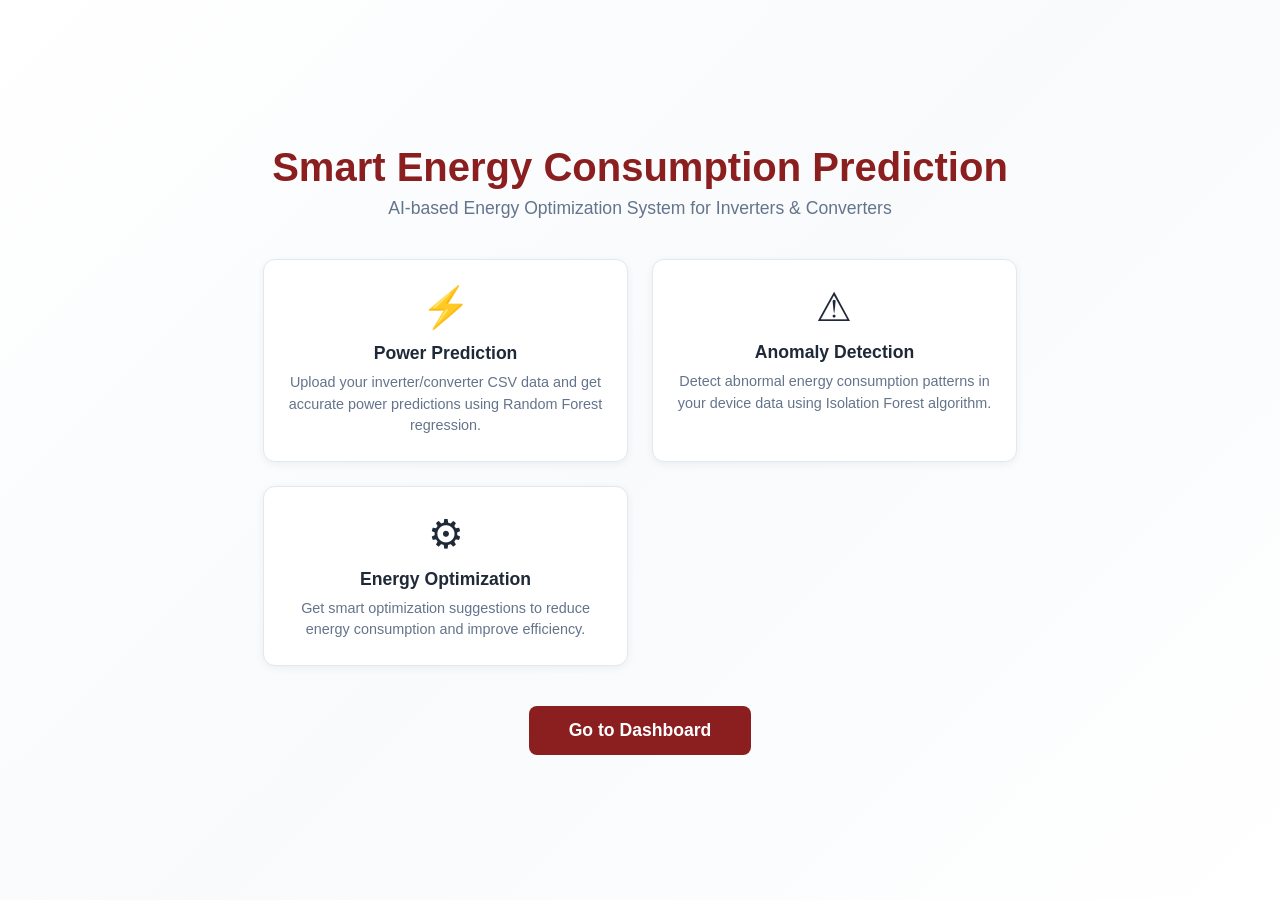
<file: index.html>
<!DOCTYPE html>
<html lang="en">
<head>
  <meta charset="UTF-8">
  <meta name="viewport" content="width=device-width, initial-scale=1.0">
  <title>Smart Energy System</title>
  <link rel="stylesheet" href="style.css">
</head>
<body>
  <div class="landing">
    <div class="landing-content">
      <h1>Smart Energy Consumption Prediction</h1>
      <p class="subtitle">AI-based Energy Optimization System for Inverters &amp; Converters</p>
      <div class="features-grid">
        <div class="feature-card">
          <div class="feature-icon">&#9889;</div>
          <h3>Power Prediction</h3>
          <p>Upload your inverter/converter CSV data and get accurate power predictions using Random Forest regression.</p>
        </div>
        <div class="feature-card">
          <div class="feature-icon">&#9888;</div>
          <h3>Anomaly Detection</h3>
          <p>Detect abnormal energy consumption patterns in your device data using Isolation Forest algorithm.</p>
        </div>
        <div class="feature-card">
          <div class="feature-icon">&#9881;</div>
          <h3>Energy Optimization</h3>
          <p>Get smart optimization suggestions to reduce energy consumption and improve efficiency.</p>
        </div>
      </div>
      <a href="dashboard.html" class="cta-button">Go to Dashboard</a>
    </div>
  </div>
</body>
</html>
</file>
<file: style.css>
/* ========== RESET & BASE ========== */
* {
  margin: 0;
  padding: 0;
  box-sizing: border-box;
}
/* ========== GRIET HEADER ========== */

.brand-section {
  display: flex;
  align-items: center;
  gap: 14px;
}

.griet-logo {
  width: 58px;
  height: 58px;
  object-fit: contain;
}

.institution-info {
  display: flex;
  flex-direction: column;
  justify-content: center;
}

.institution-name {
  font-size: 1rem;
  font-weight: 700;
  color: #7f1d1d;
  line-height: 1.3;
}

.department-name {
  font-size: 0.82rem;
  font-weight: 500;
  color: #475569;
  margin-top: 3px;
}
body {
  font-family: -apple-system, BlinkMacSystemFont, "Segoe UI", Roboto, Oxygen,
    Ubuntu, Cantarell, sans-serif;
  background: #ffffff;
  color: #1f2937;
  min-height: 100vh;
}

/* ========== LANDING PAGE ========== */
.landing {
  display: flex;
  align-items: center;
  justify-content: center;
  min-height: 100vh;
  padding: 2rem;
  background: linear-gradient(135deg, #ffffff 0%, #f8fafc 50%, #ffffff 100%);
}

.landing-content {
  text-align: center;
  max-width: 900px;
}

.landing-content h1 {
  font-size: 2.5rem;
  font-weight: 700;
  color: #8b1e1e;
  margin-bottom: 0.5rem;
}

.subtitle {
  color: #64748b;
  font-size: 1.1rem;
  margin-bottom: 2.5rem;
}

.features-grid {
  display: grid;
  grid-template-columns: repeat(auto-fit, minmax(240px, 1fr));
  gap: 1.5rem;
  margin-bottom: 2.5rem;
}

.feature-card {
  background: #ffffff;
  border: 1px solid #e2e8f0;
  border-radius: 12px;
  padding: 1.5rem;
  text-align: center;
  transition: transform 0.2s, border-color 0.2s, box-shadow 0.2s;
  box-shadow: 0 2px 8px rgba(15, 23, 42, 0.06);
}

.feature-card:hover {
  transform: translateY(-4px);
  border-color: #b91c1c;
  box-shadow: 0 8px 20px rgba(127, 29, 29, 0.10);
}

.feature-icon {
  font-size: 2.5rem;
  margin-bottom: 0.75rem;
}

.feature-card h3 {
  color: #1f2937;
  margin-bottom: 0.5rem;
  font-size: 1.1rem;
}

.feature-card p {
  color: #64748b;
  font-size: 0.9rem;
  line-height: 1.5;
}

.cta-button {
  display: inline-block;
  background: #8b1e1e;
  color: #fff;
  text-decoration: none;
  padding: 14px 40px;
  border-radius: 8px;
  font-size: 1.1rem;
  font-weight: 600;
  transition: background 0.2s, transform 0.2s;
}

.cta-button:hover {
  background: #6f1515;
  transform: translateY(-2px);
}

/* ========== NAVBAR ========== */
.navbar {
  display: flex;
  align-items: center;
  justify-content: space-between;
  padding: 1rem 2rem;
  background: #ffffff;
  border-bottom: 1px solid #e2e8f0;
  box-shadow: 0 2px 8px rgba(15, 23, 42, 0.05);
}

.nav-brand {
  color: #8b1e1e;
  text-decoration: none;
  font-size: 1.2rem;
  font-weight: 700;
}

.nav-links a {
  color: #64748b;
  text-decoration: none;
  margin-left: 1.5rem;
  font-size: 0.95rem;
  transition: color 0.2s;
}

.nav-links a:hover,
.nav-links a.active {
  color: #8b1e1e;
}

/* ========== DASHBOARD ========== */
.dashboard-container {
  max-width: 1100px;
  margin: 0 auto;
  padding: 2rem;
}

.dashboard-container h2 {
  text-align: center;
  font-size: 1.8rem;
  margin-bottom: 1.5rem;
  color: #1f2937;
}

/* ========== TABS ========== */
.tabs {
  display: flex;
  gap: 0.5rem;
  margin-bottom: 1.5rem;
  border-bottom: 2px solid #e2e8f0;
  padding-bottom: 0;
  flex-wrap: wrap;
}

.tab-btn {
  background: transparent;
  border: none;
  color: #64748b;
  padding: 0.75rem 1.25rem;
  font-size: 0.95rem;
  cursor: pointer;
  border-bottom: 3px solid transparent;
  transition: color 0.2s, border-color 0.2s;
  font-weight: 500;
}

.tab-btn:hover {
  color: #8b1e1e;
}

.tab-btn.active {
  color: #8b1e1e;
  border-bottom-color: #8b1e1e;
}

.tab-content {
  display: none;
}

.tab-content.active {
  display: block;
}

/* ========== UPLOAD SECTION ========== */
.upload-section {
  margin-bottom: 1.5rem;
}

.upload-section h3 {
  color: #1f2937;
  margin-bottom: 0.5rem;
  font-size: 1.2rem;
}

.upload-section > p {
  color: #64748b;
  margin-bottom: 1rem;
  font-size: 0.9rem;
  line-height: 1.5;
}

.upload-area {
  border: 2px dashed #cbd5e1;
  border-radius: 12px;
  padding: 2rem;
  text-align: center;
  transition: border-color 0.2s, background 0.2s;
  cursor: pointer;
  background: #ffffff;
}

.upload-area:hover,
.upload-area.drag-over {
  border-color: #8b1e1e;
  background: #fff7f7;
}

.upload-icon {
  font-size: 2.5rem;
  margin-bottom: 0.5rem;
}

.upload-area p {
  color: #64748b;
  margin-bottom: 1rem;
}

.upload-btn {
  background: #8b1e1e;
  color: #fff;
  border: none;
  padding: 10px 24px;
  border-radius: 6px;
  font-size: 0.95rem;
  cursor: pointer;
  transition: background 0.2s;
}

.upload-btn:hover {
  background: #6f1515;
}

/* ========== STATUS MESSAGES ========== */
.status-msg {
  margin-top: 1rem;
  padding: 0.75rem 1rem;
  border-radius: 8px;
  font-size: 0.9rem;
  display: none;
}

.status-msg.loading {
  display: block;
  background: #eff6ff;
  color: #1d4ed8;
  border: 1px solid #93c5fd;
}

.status-msg.success {
  display: block;
  background: #f0fdf4;
  color: #15803d;
  border: 1px solid #86efac;
}

.status-msg.error {
  display: block;
  background: #fef2f2;
  color: #b91c1c;
  border: 1px solid #fca5a5;
}

/* ========== RESULTS ========== */
.results-section {
  margin-top: 1.5rem;
}

.metrics-row {
  display: grid;
  grid-template-columns: repeat(auto-fit, minmax(180px, 1fr));
  gap: 1rem;
  margin-bottom: 1.5rem;
}

.metric-card {
  background: #ffffff;
  border: 1px solid #e2e8f0;
  border-radius: 10px;
  padding: 1.25rem;
  text-align: center;
  box-shadow: 0 2px 8px rgba(15, 23, 42, 0.05);
}

.metric-card h4 {
  color: #64748b;
  font-size: 0.85rem;
  font-weight: 500;
  margin-bottom: 0.5rem;
  text-transform: uppercase;
  letter-spacing: 0.5px;
}

.metric-value {
  font-size: 1.5rem;
  font-weight: 700;
  color: #8b1e1e;
}

/* ========== CHARTS ========== */
.chart-container {
  background: #ffffff;
  border: 1px solid #e2e8f0;
  border-radius: 12px;
  padding: 1.25rem;
  margin-bottom: 1.5rem;
  box-shadow: 0 2px 8px rgba(15, 23, 42, 0.05);
}

.chart-container canvas {
  max-height: 400px;
}

/* ========== SUGGESTIONS ========== */
.suggestions-section {
  margin-top: 1rem;
}

.suggestions-section h4 {
  color: #1f2937;
  margin-bottom: 0.75rem;
  font-size: 1.1rem;
}

.suggestion-list {
  display: flex;
  flex-direction: column;
  gap: 0.75rem;
}

.suggestion-item {
  background: #ffffff;
  border: 1px solid #e2e8f0;
  border-radius: 8px;
  padding: 1rem 1.25rem;
  font-size: 0.9rem;
  line-height: 1.6;
  color: #475569;
  box-shadow: 0 2px 6px rgba(15, 23, 42, 0.04);
}

.suggestion-item.warning {
  border-left: 4px solid #f59e0b;
  background: #fffbeb;
}

.suggestion-item.success {
  border-left: 4px solid #22c55e;
  background: #f0fdf4;
}

.suggestion-item.info {
  border-left: 4px solid #3b82f6;
  background: #eff6ff;
}

.suggestion-item strong {
  color: #1f2937;
}

.suggestion-item ul {
  margin-top: 0.5rem;
  padding-left: 1.25rem;
}

.suggestion-item li {
  margin-bottom: 0.25rem;
}

/* ========== RESPONSIVE ========== */
@media (max-width: 768px) {
  .landing-content h1 {
    font-size: 1.8rem;
  }

  .features-grid {
    grid-template-columns: 1fr;
  }

  .dashboard-container {
    padding: 1rem;
  }

  .tabs {
    gap: 0.25rem;
  }

  .tab-btn {
    padding: 0.5rem 0.75rem;
    font-size: 0.85rem;
  }

  .metrics-row {
    grid-template-columns: 1fr;
  }
}
/* ===== FAULT DETECTION ===== */
.fault-heading { margin: 1.5rem 0 .75rem; font-size: 1.1rem; }
.fault-table-wrap { overflow-x: auto; border: 1px solid rgba(128,128,128,.35); border-radius: 10px; }
.fault-table { width: 100%; border-collapse: collapse; font-size: .85rem; }
.fault-table th, .fault-table td { padding: .6rem .75rem; text-align: left; vertical-align: top; border-bottom: 1px solid rgba(128,128,128,.25); }
.fault-table th { background: rgba(128,128,128,.12); white-space: nowrap; }
.fault-table td:first-child { white-space: nowrap; }
.fault-table tr.sev-critical td:nth-child(2) { border-left: 4px solid #ef4444; }
.fault-table tr.sev-warning td:nth-child(2) { border-left: 4px solid #f59e0b; }
.fault-table small { opacity: .7; }
.fault-note { margin: .5rem 0 1rem; font-size: .85rem; opacity: .8; }
</file>
